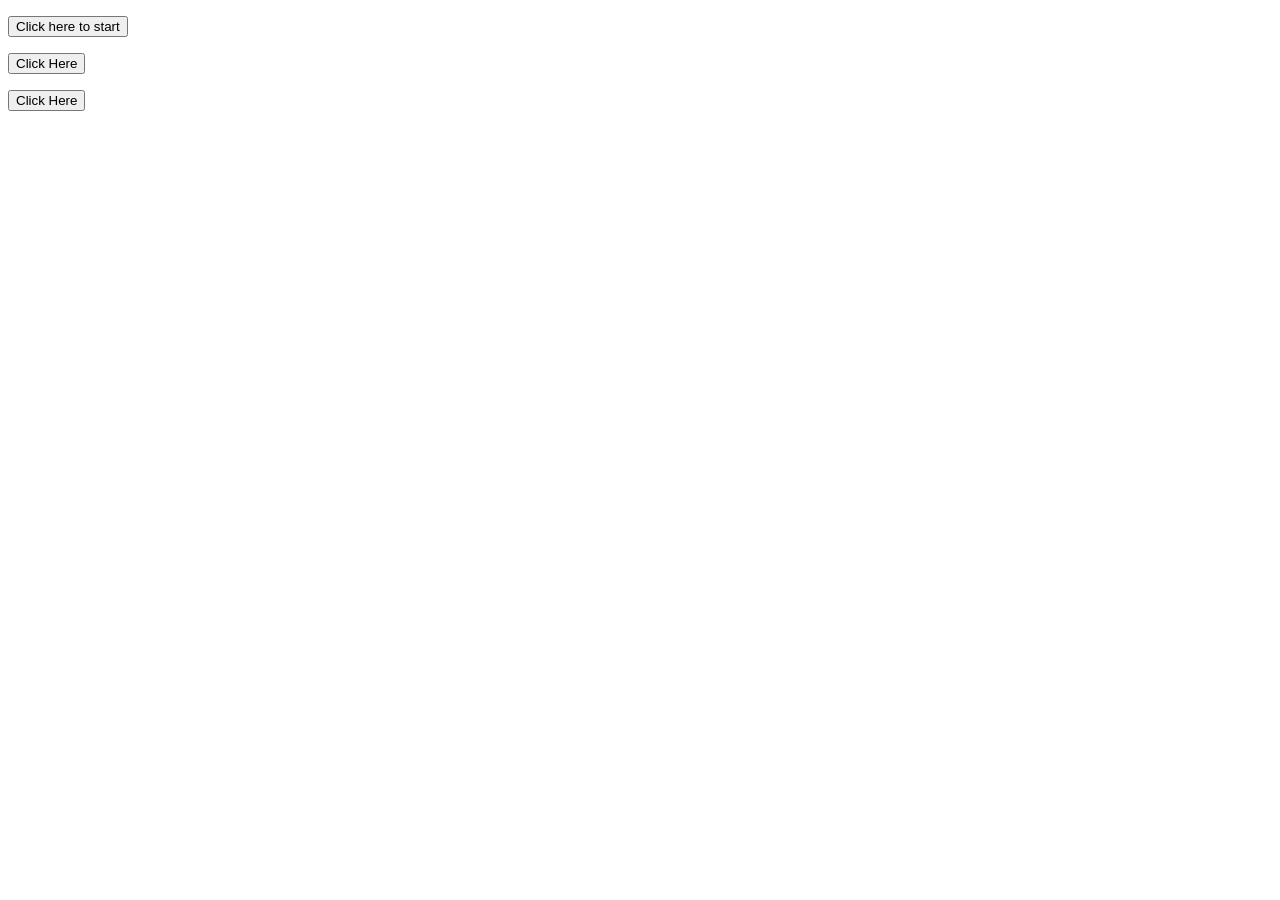
<file: Project10_loops_array/index.html>
<!DOCTYPE html>
<html>
    <head>
        <meta charset="UTF-8">
        <script src="JS/main.js"></script>
    </head>

    <body>
        <p id="Counting_to_Ten"></p>
        <button onclick="count_To_Ten()">Click here to start</button>

        <p id="List_of_Instruments"></p>
        <button onclick="for_Loop()">Click Here</button>

        <p id="Array"></p>
        <button onclick="array_Function()">Click Here</button>

        <p id="Car_Object"></p>
    </body>
</html>
</file>
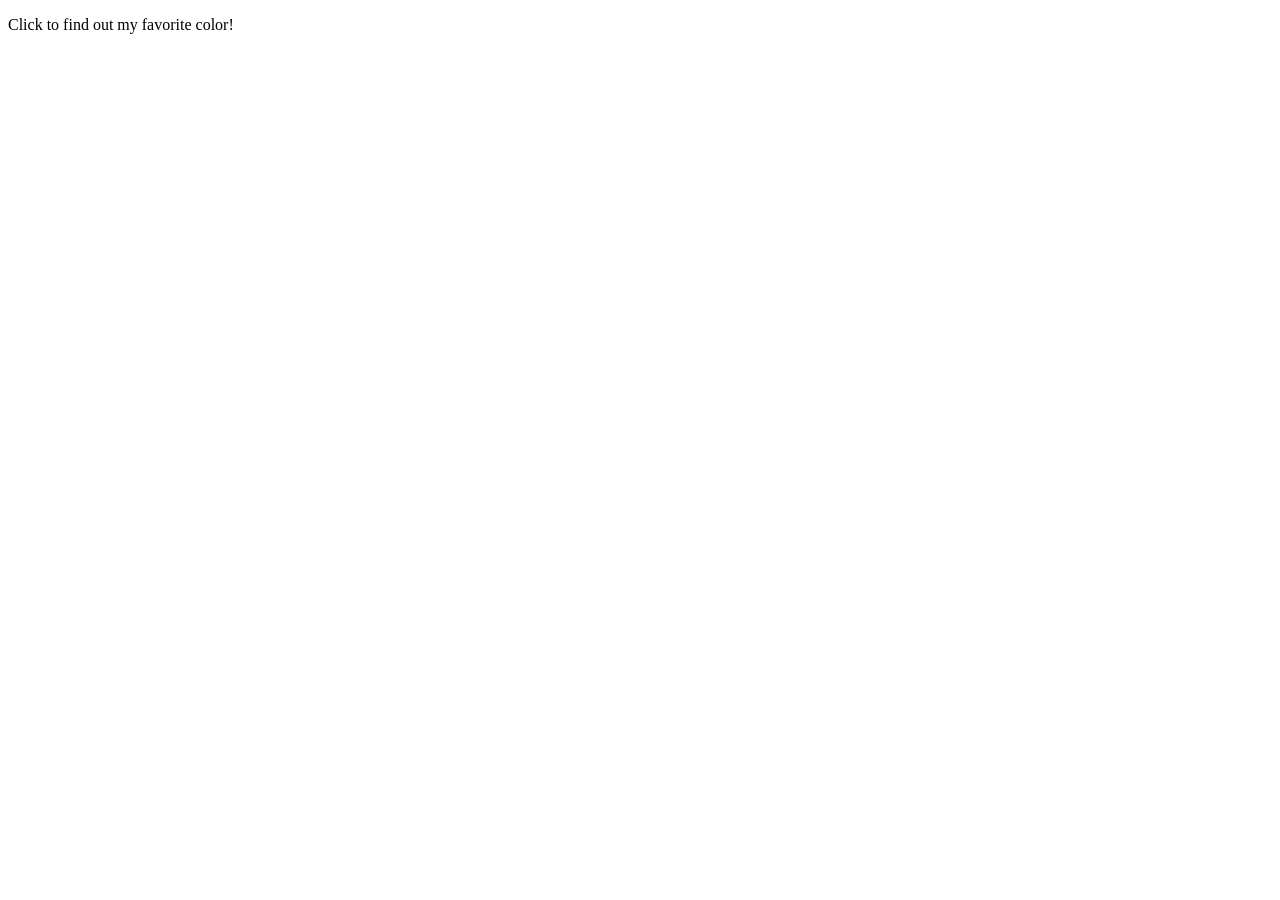
<file: Project2_functions/index.html>
<!DOCTYPE html>
<html lang="en">
    <head>
        <script src="JS/main.js"></script>
    </head>

    <body>
       <p id="Concatenate" onclick="myFunction()">Click to find out my favorite color!</p>
    </body>
</html>
</file>
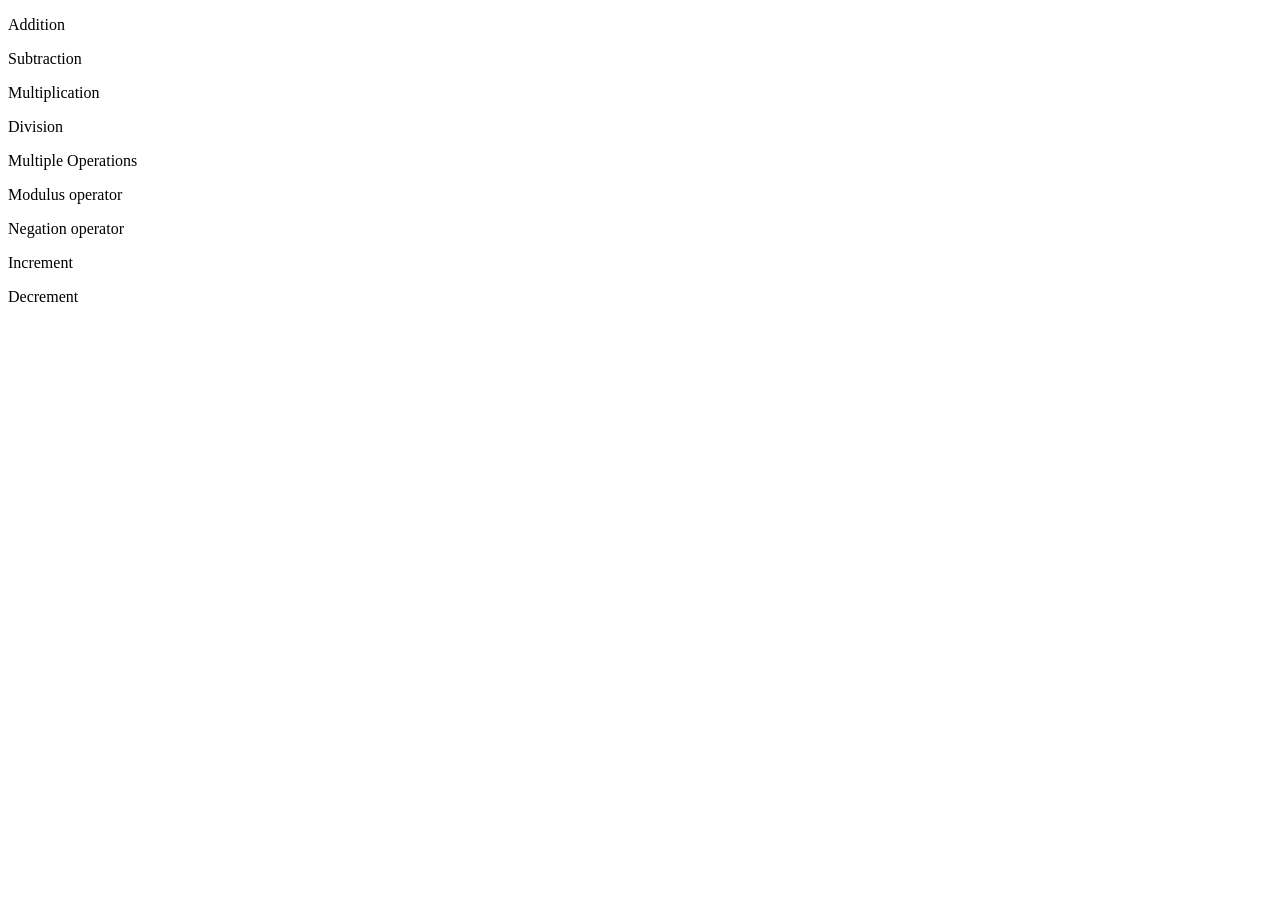
<file: Project3_math_operators/index.html>
<!DOCTYPE html>
<html lang="en">

    <head>
        <script src="JS/main.js"></script>
    </head>

    <body>
        <p id="Add" onclick="addition_Function()">Addition</p>
        <p id="Minus" onclick="subtraction_Function()">Subtraction</p>
        <p id="Multiply" onclick="multiplication()">Multiplication</p>
        <p id="Division" onclick="division()">Division</p>
        <p id="moreMath" onclick="more_Math()">Multiple Operations</p>
        <p id="Modulus" onclick="modulus_Operator()">Modulus operator</p>
        <p id="Negation" onclick="negation_Operator()">Negation operator</p>
        <p onclick="increment_Operator()">Increment</p>
        <p onclick="decrement_Operator()">Decrement</p>
        <p=""

    </body>

</html>
</file>
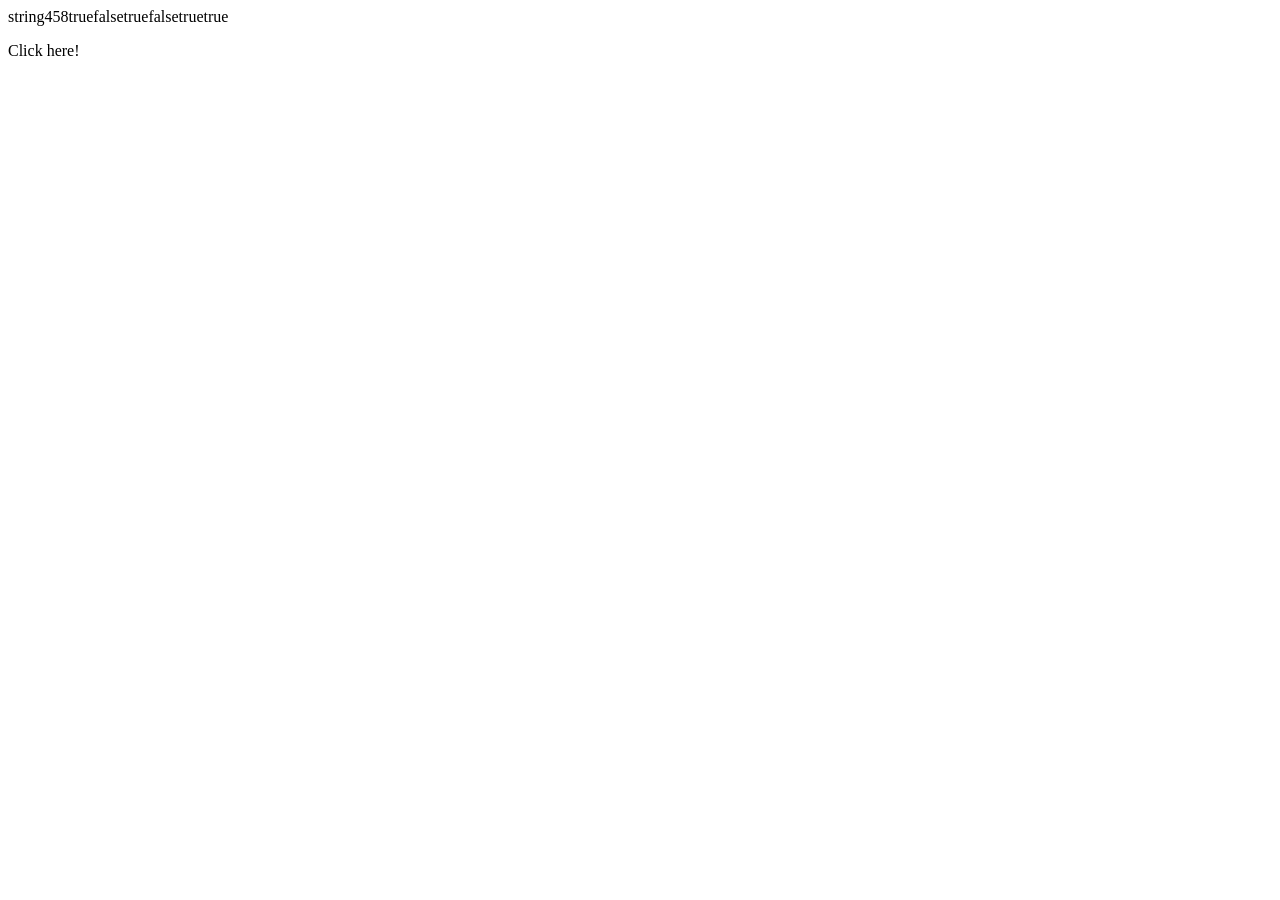
<file: Project5_comparisons_type_coercion/index.html>
<!DOCTYPE html>
<html lang="en">

    <head>
        <script src="JS/main.js"></script>
    </head>

    <body>
        <p id="Not" onclick="not_Function()">Click here!</p>
    </body>
    
</html>
</file>
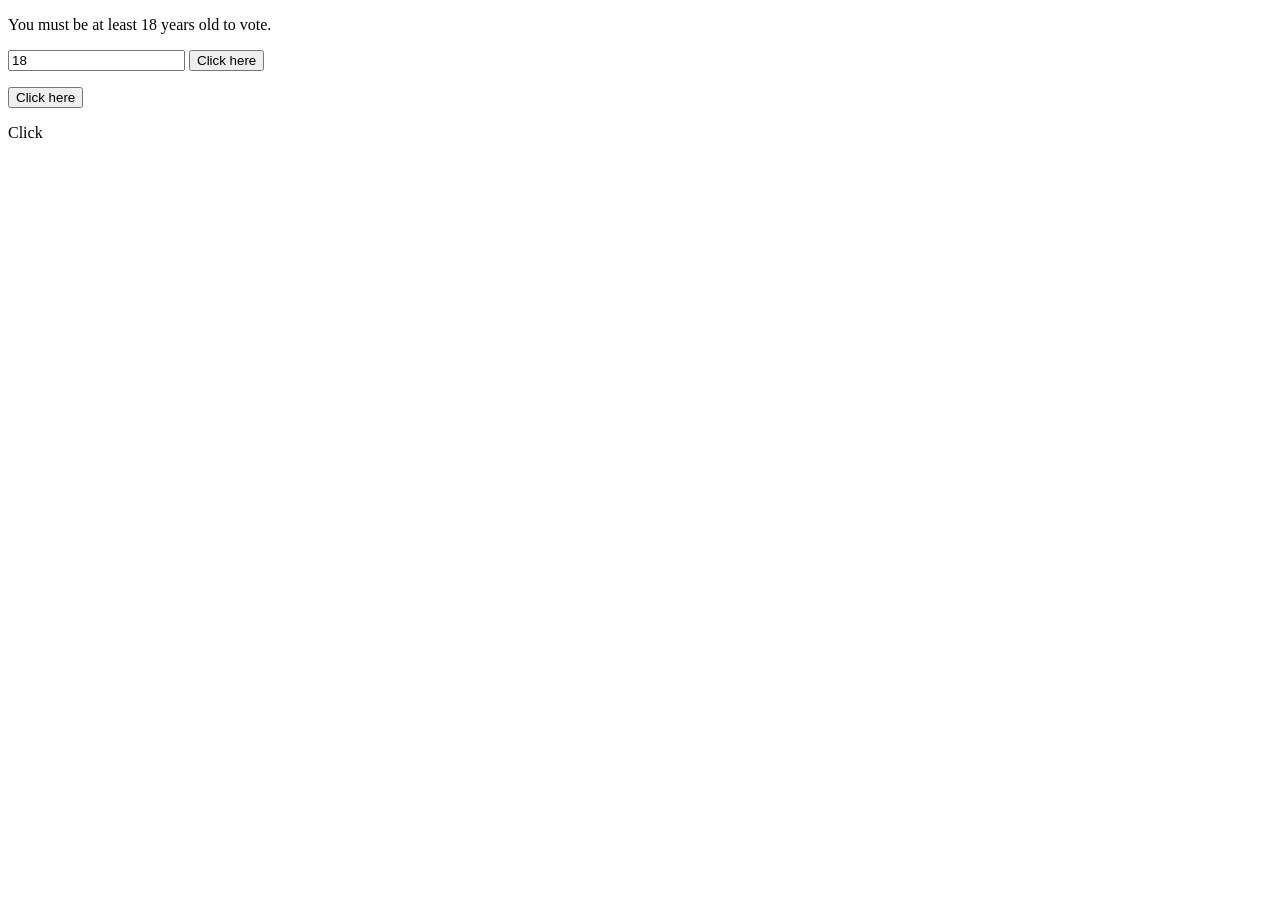
<file: Project6_ternary_operations/index.html>
<!DOCTYPE html>
<html>

    <head>
        <script src="JS/main.js"></script>
    </head>

    <body>
        <p>You must be at least 18 years old to vote.</p>
        <input id="Age" value="18"/>
        <button onclick="Vote_Function()">Click here</button>
        <p id="Vote"></p>
       
        <button onclick="myFunction()">Click here</button>
        <p id="New_and_This"></p>
       
        <p id="Nested_Function" onclick="count_Function()">Click</p>
    </body>

</html>
</file>
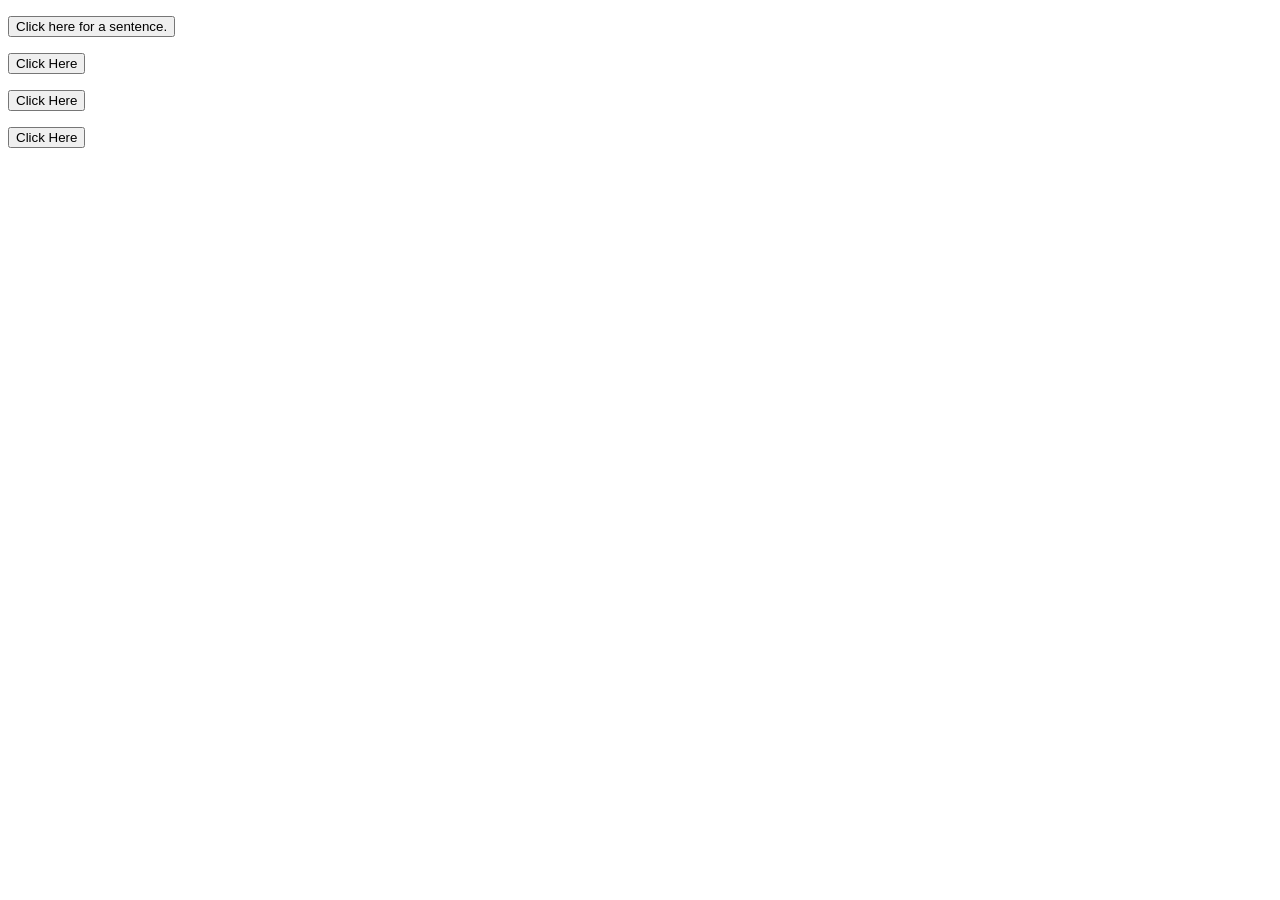
<file: Project8_string_methods/index.html>
<!DOCTYPE html>
<html>

    <head>
        <script src="JS/main.js"></script>
    </head>

    <body>
        <p id="Concatenate"></p>
        <button onclick="full_Sentence()">Click here for a sentence.</button>
        
        <p id="Slice"></p>
        <button onclick="slice_Method()">Click Here</button>

        <p id="Numbers_to_string"></p>
        <button onclick="string_Method()">Click Here</button>

        <p id="Precision"></p>
        <button onclick="precision_Method()">Click Here</button>
    </body>
    
</html>
</file>
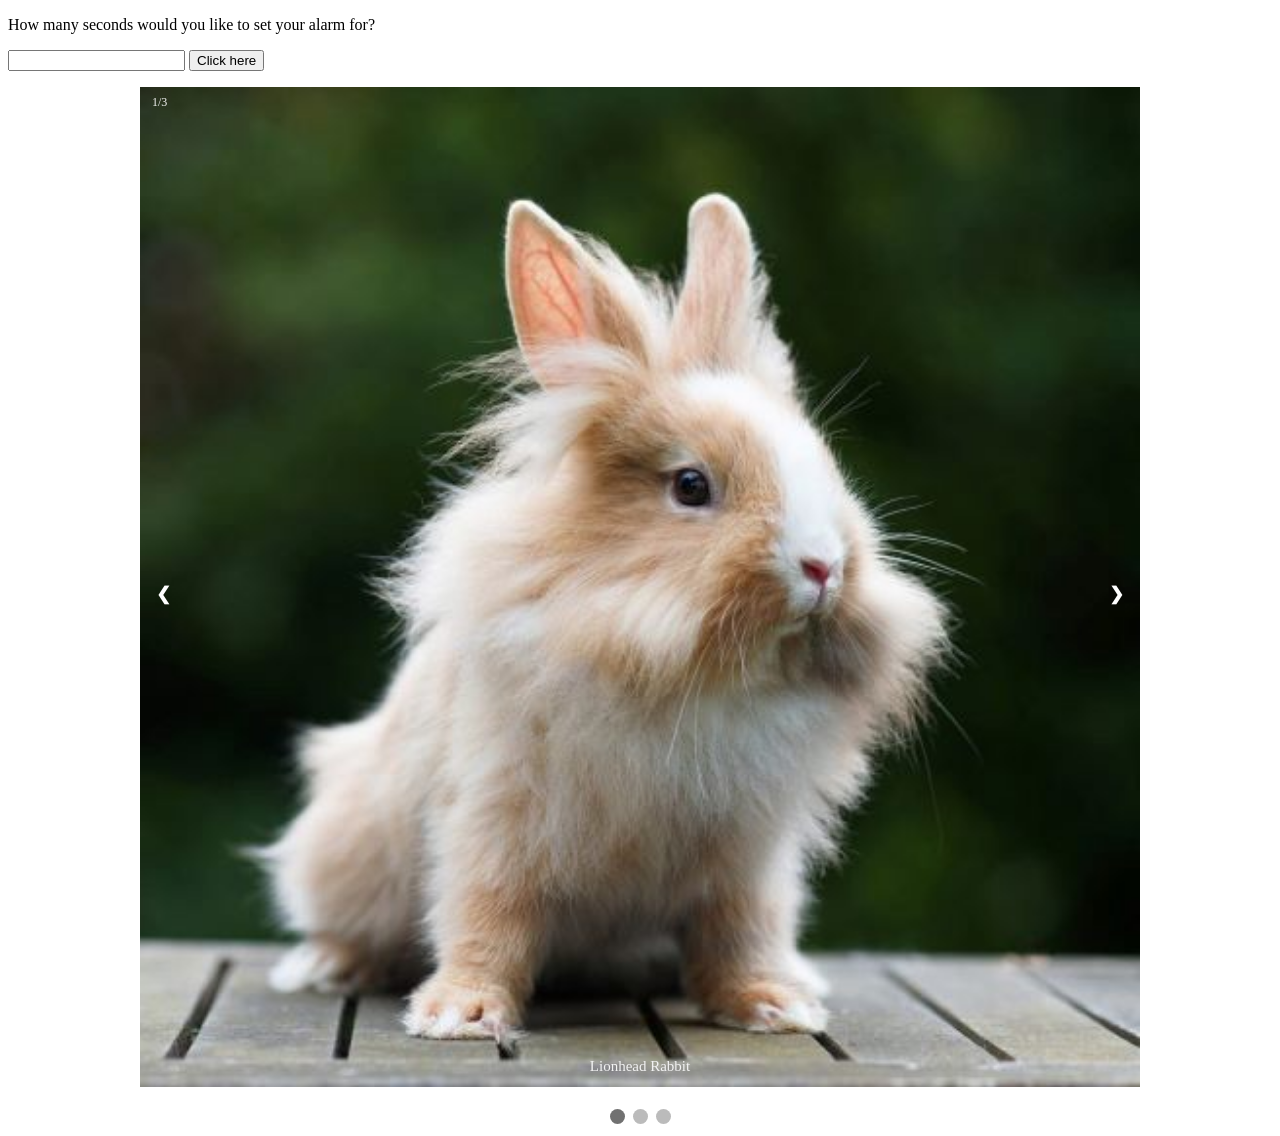
<file: Project9_countdown_slideshow/index.html>
<!DOCTYPE html>
<html>

<head>
    <link rel="stylesheet" type="text/css" href="CSS/main.css">
</head>

    <body>
        <p>How many seconds would you like to set your alarm for?</p>
        <input id="seconds" value=""/>
        <button onclick="countdown()">Click here</button>
        <p id="timer"></p>

        <div class="slideshow-container">

            <div class="mySlides fade">
                <div class="numbertext">1/3</div>
                <img src="Images/bunny1.jpg" style="width:100%">
                <div class="text">Lionhead Rabbit</div>
            </div>

            <div class="mySlides fade">
                <div class="numbertext">2/3</div>
                <img src="Images/bunny2.jpg" style="width:100%">
                <div class="text">Holland Lop Rabbit</div>
            </div>

            <div class="mySlides fade">
                <div class="numbertext">3/3</div>
                <img src="Images/bunny3.jpg" style="width:100%">
                <div class="text">Netherland Dwarf Rabbit</div>
            </div>

            <a class="prev" onclick="plusSlides(-1)">&#10094;</a>
            <a class="next" onclick="plusSlides(1)">&#10095;</a>
        </div>
        <br>

        <div style="text-align:center">
            <span class="dot" onclick="currentSlide(1)"></span>
            <span class="dot" onclick="currentSlide(2)"></span>
            <span class="dot" onclick="currentSlide(3)"></span>
        </div>
        
    <script src="JS/main.js"></script>
    </body>

</html>
</file>
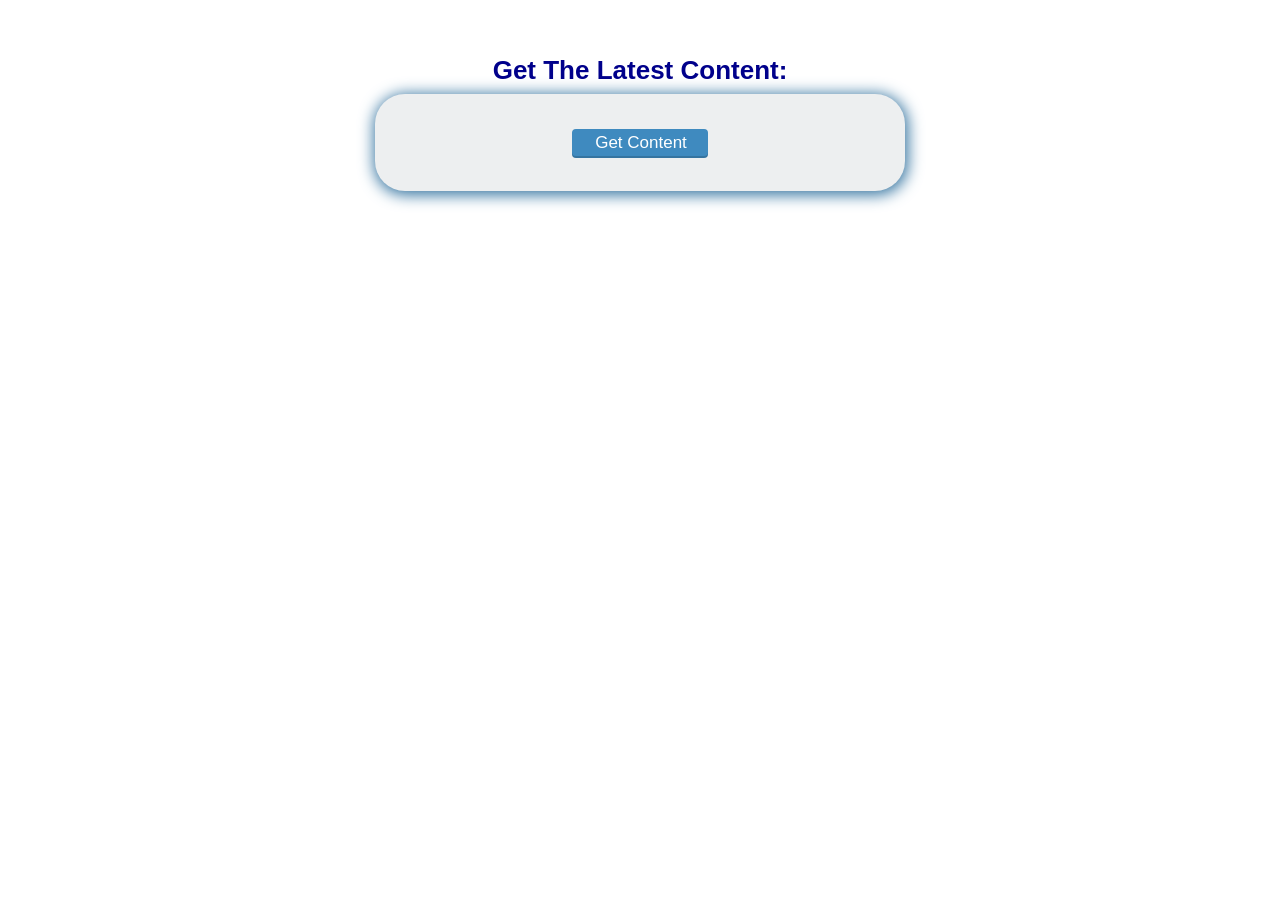
<file: AJAX/ajax_basic.html>
<!DOCTYPE html>
<html lang="en">
    <head>
        <meta charset="utf-8">
        <title>Basic AJAX Demo</title>
		<link rel="stylesheet" href="style.css">
    </head>
    <body>
        <div class="main">
			<h2>Get The Latest Content:</h2>
			<div class='content' id="content">
				<input type="button" class="button" value="Get Content" id="btn_content" onclick="getContent();"/>
			</div>
		<script type="text/javascript">
			
			//Step 1: Setup the xml http request object
			var ajax = new XMLHttpRequest();
			
			//Step 2: prepare the open ajax request
			ajax.open('GET', 'content.html');
			
			//Step 3: define the ajax response callback method
			ajax.onreadystatechange = function() {
				if (ajax.readyState = 4) {
					document.getElementById('content').innerHTML = ajax.responseText;
				}
			}
			
			//Step 4: send the ajax request for data
			function getContent() {
				ajax.send();
				document.getElementById('btn_content').style.display = 'none';
			}
			
		</script>
    </body>
</html>
</file>
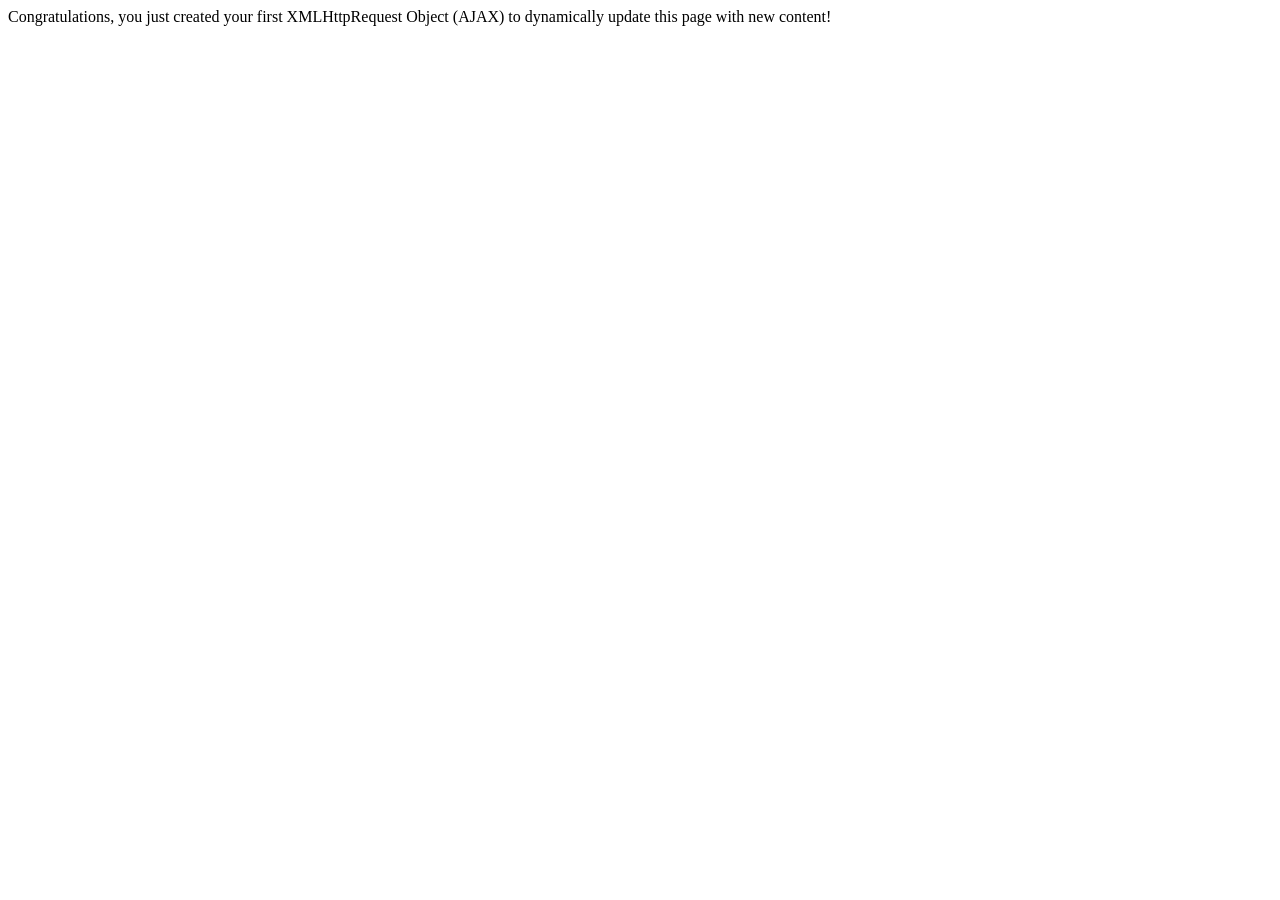
<file: AJAX/content.html>
<!DOCTYPE html>
<html lang="en">
    <head>
    </head>
    <body>
		Congratulations, you just created your first XMLHttpRequest Object (AJAX) to dynamically update this page with new content!
    </body>
</html>
</file>
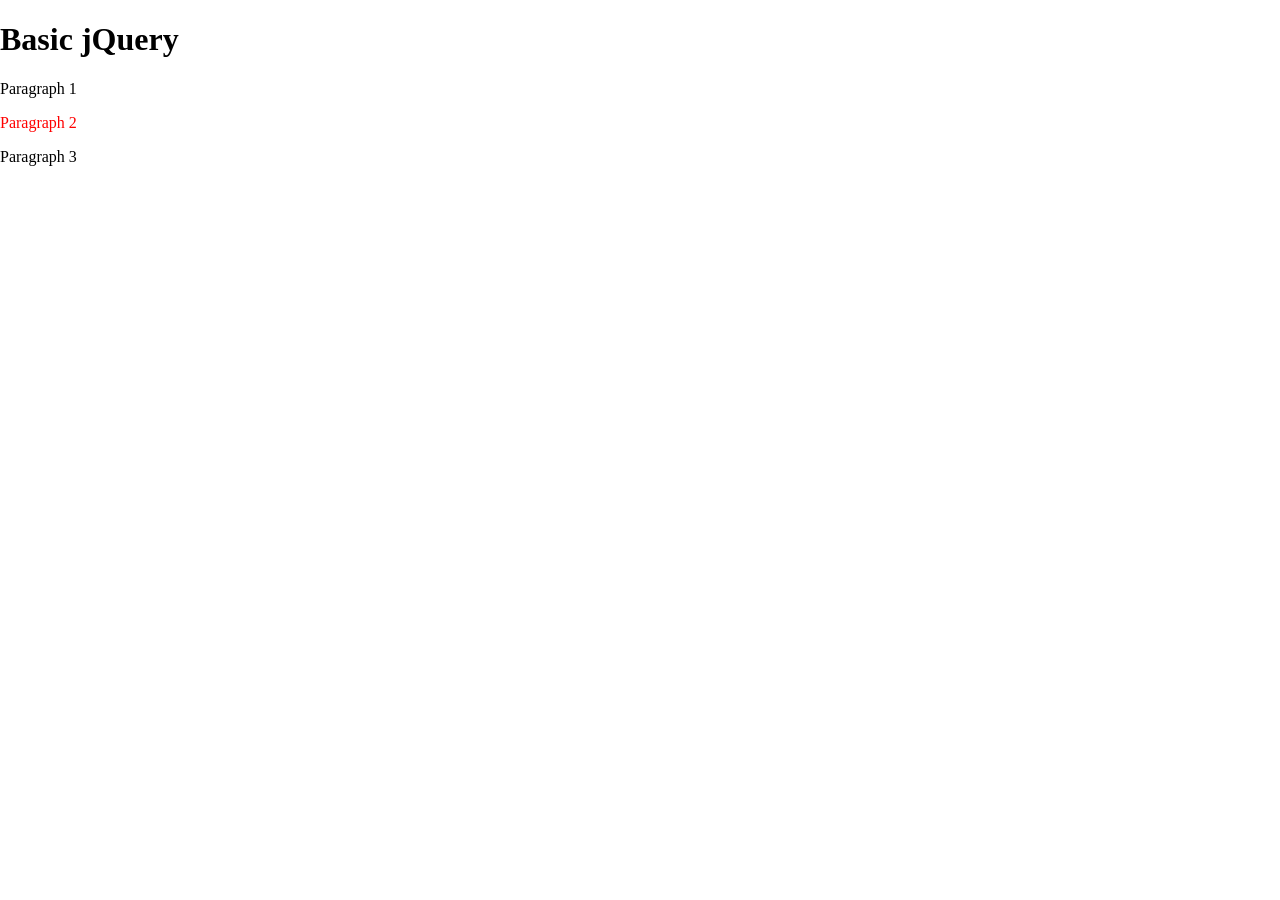
<file: jQuery/jq.html>
<!DOCTYPE html>
<html>
<head>
<script src="https://ajax.googleapis.com/ajax/libs/jquery/3.4.0/jquery.min.js"></script>
</head>

<script>
$(document).ready(function(){ //When document is ready it will perform a function
	$("html").append( //The browser will show the content of the body
		"<body>\
			<div id='container'>\
				<div id='inner'>\
					<h1>Basic jQuery</h1>\
					<p id='1'>Paragraph 1</p>\
					<p id='2'>Paragraph 2</p>\
					<p id='3'>Paragraph 3</p>\
				</div>\
			</div>\
		</body>"
	);
	$("#2").css({"color":"red"}); //Change font color of p2 to red
	$("#3").click(function() { //When p3 is clicked on, h1 will be hidden
		$("h1").hide();
	});
});
				
</script>
</html>
</file>
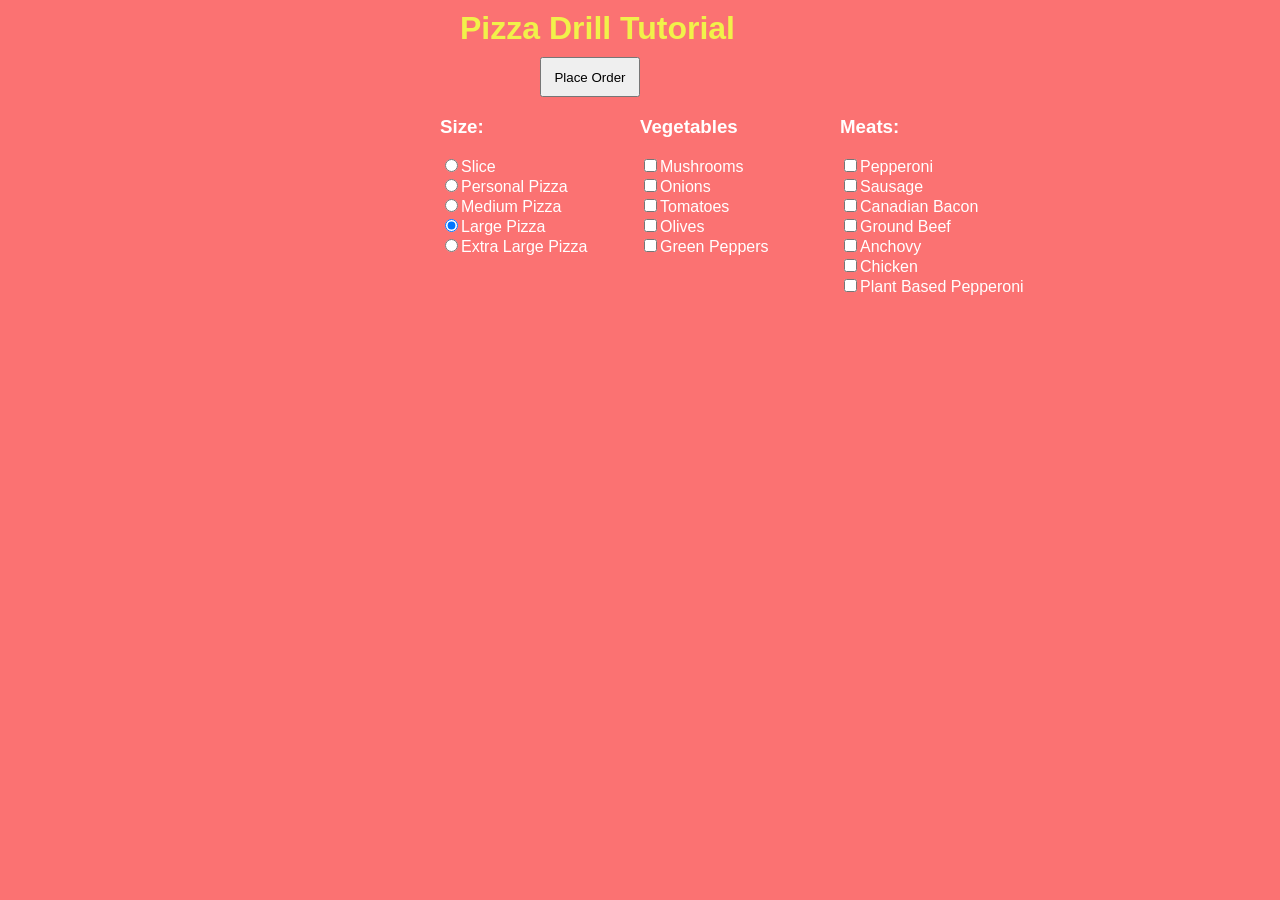
<file: Pizza_Project/pizza.html>
<!DOCTYPE html>
<html lang="en">
    <head>
        <title>Pizza Drill Demo</title>
        <meta http-equiv="Content-Type" content="text/html; charset=UTF-8">
        <meta content="width=device-width, initial-scale=1.0" name="viewport">
        <script src="Pizza_JavaScript/pizza.js" defer></script>
        <link rel="stylesheet" type="text/css" href="Pizza_CSS/pizza.css"/>
    </head>
    <body>
        <div id="menuBG">
            <h1 style="margin: 0 0px 0 20px;">Pizza Drill Tutorial</h1>
            <input id="btnOrder" type="button" onclick="getReceipt()" 
                value="Place Order">
            <form id="frmMenu">
                <div class="menu left">
                    <h3>Size:</h3>
                    <input class="size" type="radio" name="Size"
                        value="Slice">Slice<br>
                    <input class="size" type="radio" name="Size" 
                        value="Personal Pizza">Personal Pizza<br>
                    <input class="size" type="radio" name="Size" 
                        value="Medium Pizza">Medium Pizza<br>
                    <input class="size" type="radio" name="Size" 
                        value="Large Pizza" checked>Large Pizza<br>
                    <input class="size" type="radio" name="Size" 
                        value="Extra Large Pizza">Extra Large Pizza<br>
                </div>

                <div class="menu center">
                    <h3>Vegetables</h3>
                    <input class="toppings" type="checkbox" name="Topping"
                        value="Mushrooms">Mushrooms<br>
                    <input class="toppings" type="checkbox" name="Topping"
                        value="Onions">Onions<br>
                    <input class="toppings" type="checkbox" name="Topping"
                        value="Tomatoes">Tomatoes<br>
                    <input class="toppings" type="checkbox" name="Topping"
                        value="Olives">Olives<br>
                    <input class="toppings" type="checkbox" name="Topping"
                        value="Green Peppers">Green Peppers<br>
                </div>

                <div class="menu right">
                    <h3>Meats:</h3>
                    <input class="toppings" type="checkbox" name="Topping" 
                        value="Pepperoni">Pepperoni<br>
                    <input class="toppings" type="checkbox" name="Topping" 
                        value="Sausage">Sausage<br>
                    <input class="toppings" type="checkbox" name="Topping" 
                        value="Canadian Bacon">Canadian Bacon<br>
                    <input class="toppings" type="checkbox" name="Topping" 
                        value="Ground Beef">Ground Beef<br>
                    <input class="toppings" type="checkbox" name="Topping" 
                        value="Anchovy">Anchovy<br>
                    <input class="toppings" type="checkbox" name="Topping" 
                        value="Chicken">Chicken<br>
                    <input class="toppings" type="checkbox" name="Topping" 
                        value="Plant Based Pepperoni">Plant Based Pepperoni<br>
                </div>
                <div id="cart">
                    <div id="showText"></div>
                    <div id="totalPrice"></div>
                </div>
            </form>
        </div>
    </body>
</html>
</file>
<file: Project9_countdown_slideshow/CSS/main.css>
*{box-sizing:border-box}

.slideshow-container {
    max-width: 1000px;
    position: relative;
    margin: auto;
}

.mySlides {
    display: none;
}

.prev, .next {
    cursor: pointer;
    position: absolute;
    top: 50%;
    width: auto;
    margin-top: -22px;
    padding: 16px;
    color: white;
    font-weight: bold;
    font-size: 18px;
    transition: 0.6s ease;
    border-radius: 0 3px 3px 0;
    user-select: none;
}

.next {
    right: 0;
    border-radius: 3px 0 0 3px;
}

.prev:hover, .next:hover {
    background-color: rgba (0,0,0,0.8);
}

.text {
    color: #f2f2f2;
    font-size: 15px;
    padding: 8px 12px;
    position: absolute;
    bottom: 8px;
    width: 100%;
    text-align: center;
}

.numbertext {
    color: #f2f2f2;
    font-size: 12px;
    padding: 8px 12px;
    position: absolute;
    top: 0;
}

.dot {
    cursor: pointer;
    height: 15px;
    width: 15px;
    margin: 0 2px;
    background-color: #bbb;
    border-radius: 50%;
    display: inline-block;
    transition: background-color 0.6 ease;
}

.active, .dot:hover {
    background-color: #717171;
}

.fade {
    animation-name: fade;
    animation-duration: 1.5s;
}

@keyframes fade {
    from {opacity: .4;}
    to {opacity: 1;}
}
</file>
<file: AJAX/style.css>
@charset "UTF-8";

html, body, div, span, applet, object, iframe,
h1, h2, h3, h4, h5, h6, p, blockquote, pre,
a, abbr, acronym, address, big, cite, code,
del, dfn, em, img, ins, kbd, q, s, samp,
small, strike, strong, sub, sup, tt, var,
b, u, i, center,
dl, dt, dd, ol, ul, li,
fieldset, form, label, legend,
table, caption, tbody, tfoot, thead, tr, th, td,
article, aside, canvas, details, embed,
figure, figcaption, footer, header, hgroup,
menu, nav, output, ruby, section, summary,
time, mark, audio, video {
  margin: 0;
  padding: 0;
  border: 0;
  font: inherit;
  font-size: 100%;
  vertical-align: baseline;
}

html {
  line-height: 1;
}

body {
  background: #fff;
  padding: 50px 0 0;
  font-family: "Varela Round", "Helvetica Neue", Helvetica, Arial, sans-serif;
  font-size: 1.25em;
}

article, aside, details, figcaption, figure, footer, header, hgroup, input, label, .main, menu, nav, section, summary, .users {
  display: block;
}

h2 {
  margin: 0 auto;
  font-family: Helvetica, Arial, sans-serif;
  font-size: 1.3em;
  font-weight: 600;
  margin-bottom: 8px;
  color: darkblue;
  line-height: 1.2;
}

h3 {
  margin: 0 auto;
  font-size: .75em;
}

.main {
  margin: 0 auto;
}

.main h2 {
  margin-top: 5px;
  text-align: center;
}

.users {
  margin: 0 auto;
  width: 300px;
  border-radius: 30px;
  text-align: center;
  background-color: #edeff0;
  box-shadow: 1px 2px 15px 2px #3574a0;
}

.content {
  margin: 0 auto;
  padding:15px 15px;
  width: 500px;
  border-radius: 30px;
  text-align: center;
  background-color: #edeff0;
  box-shadow: 1px 2px 15px 2px #3574a0;
}

.button {
  background: #3f8abf;
  padding: 1px 18px 0 20px;
  margin: 20px auto;
  font-family: "Varela Round", "Helvetica Neue", Helvetica, Arial, sans-serif;
  font-size: .85em;
  color: white;
  font-weight: 500;
  border: 3px solid #3f8abf;
  outline: none;
  cursor: pointer;
  display: -moz-inline-stack;
  display: inline-block;
  vertical-align: middle;
  -webkit-border-radius: 4px;
  -moz-border-radius: 4px;
  -ms-border-radius: 4px;
  -o-border-radius: 4px;
  border-radius: 4px;
  -webkit-box-shadow: 0 2px 0 0 #3574a0;
  -moz-box-shadow: 0 2px 0 0 #3574a0;
  box-shadow: 0 2px 0 0 #3574a0;
  -webkit-transition: 0.3s;
  -moz-transition: 0.3s;
  -o-transition: 0.3s;
  transition: 0.3s;
}
.button:hover {
  background: #397cac;
  border-color: #397cac;
  -webkit-box-shadow: 0 2px 0 0 #2c6085;
  -moz-box-shadow: 0 2px 0 0 #2c6085;
  box-shadow: 0 2px 0 0 #2c6085;
}

input[type=text] {
  margin: 0 auto;
  width: 250px;
  font-size: .95em;
  text-align: center;
}

label {
	padding-top: 10px;
  margin-top: 20px;
  margin-bottom: 10px;
  color: darkblue;
  font-weight: 300;
}

textarea {
  width: 250px;
  font-size: .95em;
}

select {
  width: 250px;
  font-size: .95em;
}
</file>
<file: Pizza_Project/Pizza_CSS/pizza.css>
#menuBG {
    width: 400px;
    height: 470px;
    margin: 10px auto;
}

#frmMenu {
    width: 600px;
    height: 200px;
}

#totalPrice {
    width: 200px;
    height: 190px;
    margin: 20px auto;
    float: right;
}

.left {
    width: 200px;
    height: 200px;
    float: left;
}

.center {
    width: 200px;
    height: 200px;
    float: left;
}

.right {
    width: 200px;
    height: 200px;
    float: right;
}

#showText {
    width: 200px;
    height: 190px;
    margin: 0px auto;
    float: left;
}

#cart {
    top: 0;
    margin: 0px auto;
    width: 400px;
    height: 200px;
}

#btnOrder {
    margin: 10px 0px 0px 100px;
    width: 100px;
    height: 40px;
}

body {
    background-color: rgba(251, 86, 86, 0.83);
}

h1 {
    font-family: Arial;
    color: rgb(241, 241, 74);
}

h3 {
    font-family: Arial;
    color: white;
}

div {
    font-family: 'Segoe UI', Tahoma, Geneva, Verdana, sans-serif;
    color: white;
}
</file>
